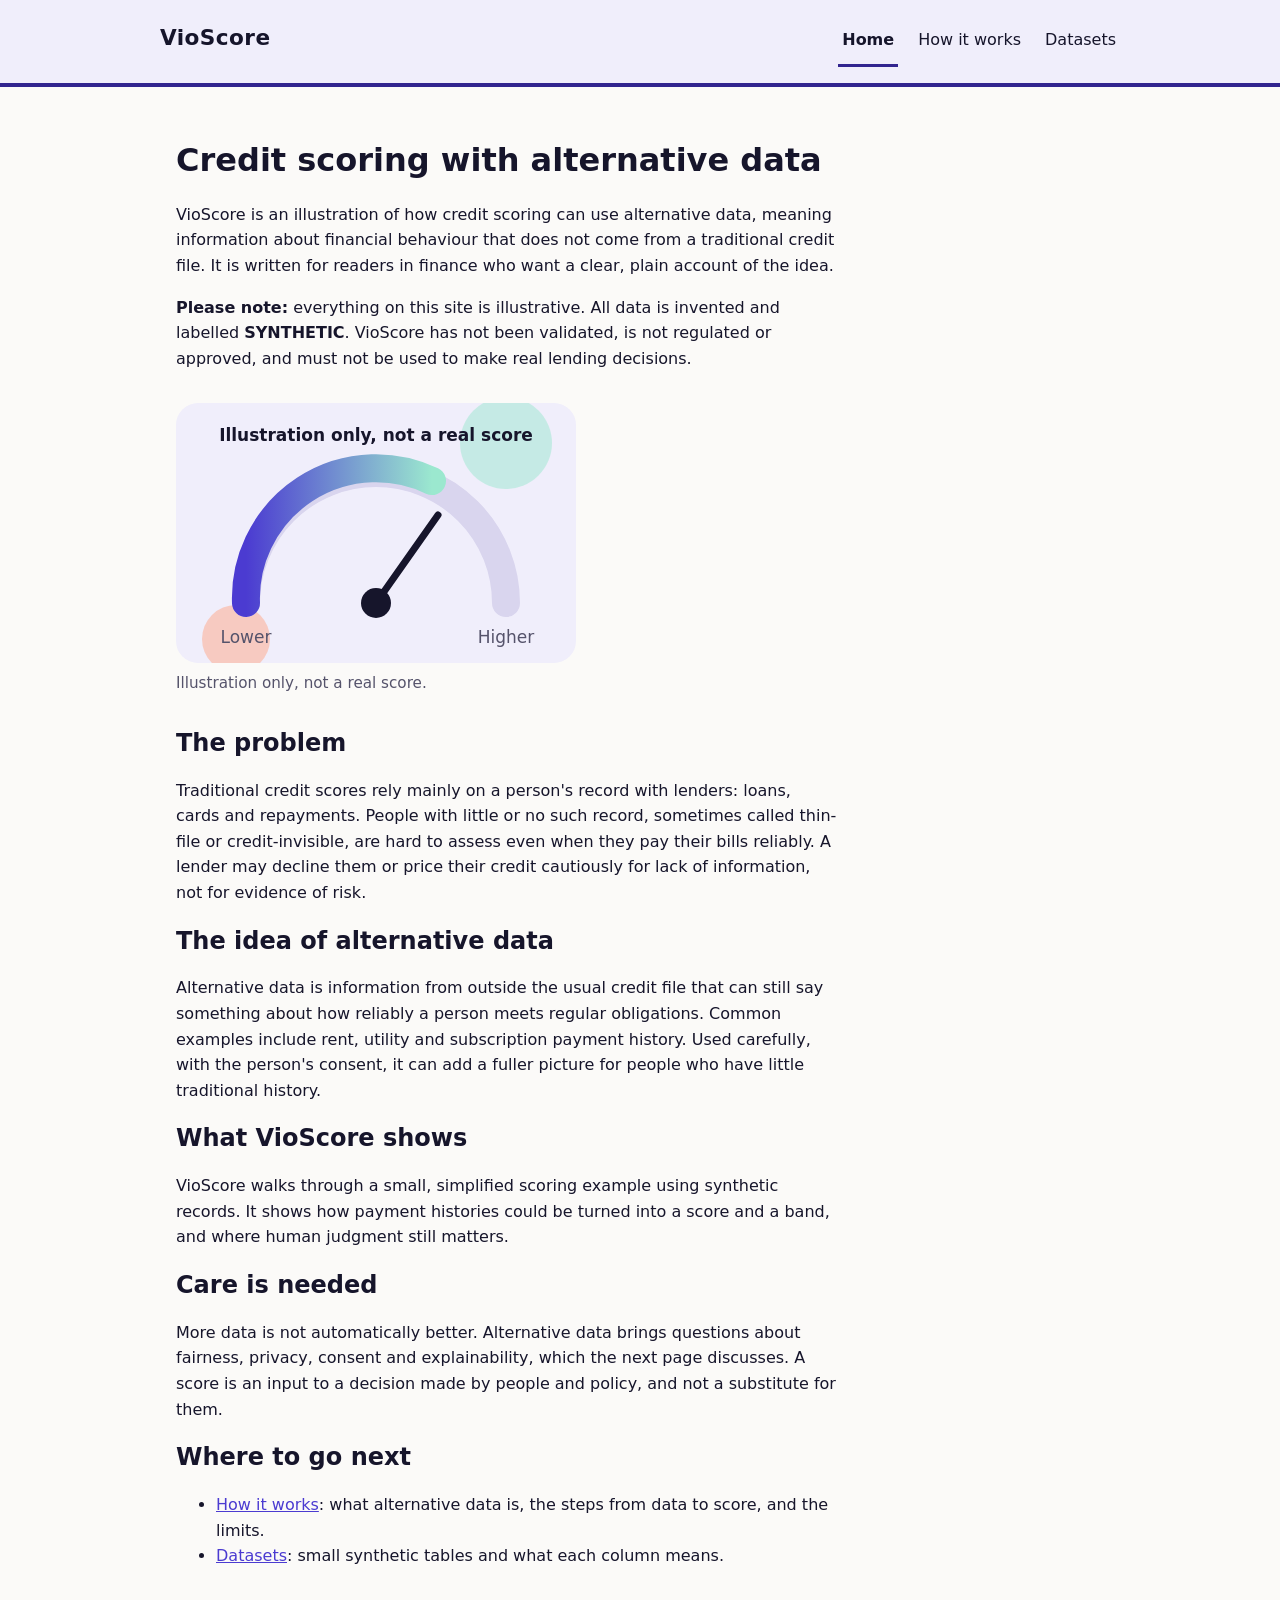
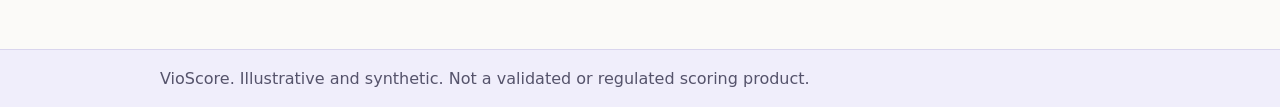
<file: index.html>
<!doctype html>
<html lang="en">
<head>
  <meta charset="utf-8">
  <meta name="viewport" content="width=device-width, initial-scale=1">
  <title>VioScore | VioScore</title>
  <meta name="description" content="VioScore: credit scoring with alternative data for finance. Illustrative, synthetic examples.">
  <link rel="stylesheet" href="css/tokens.css">
  <link rel="stylesheet" href="css/layout.css">
  <link rel="stylesheet" href="css/site.css">
  <script src="js/nav.js" defer></script>
  <script src="js/app.js" defer></script>
</head>
<body>
  <a class="skip-link" href="#main">Skip to main content</a>
  <header class="site-header">
    <p class="site-title"><a href="index.html">VioScore</a></p>
    <nav class="site-nav" aria-label="Main">
      <ul id="nav-list">
          <li><a href="index.html" aria-current="page">Home</a></li>
          <li><a href="pages/how-it-works.html">How it works</a></li>
          <li><a href="pages/datasets.html">Datasets</a></li>
      </ul>
    </nav>
  </header>
  <main id="main">
    <h1>Credit scoring with alternative data</h1>
    <p>VioScore is an illustration of how credit scoring can use alternative data, meaning information about financial behaviour that does not come from a traditional credit file. It is written for readers in finance who want a clear, plain account of the idea.</p>
    <p><strong>Please note:</strong> everything on this site is illustrative. All data is invented and labelled <strong>SYNTHETIC</strong>. VioScore has not been validated, is not regulated or approved, and must not be used to make real lending decisions.</p>
    <figure>
      <img src="assets/score-gauge.svg" width="400" height="260" alt="A gauge running from lower to higher, with a needle, labelled as an illustration and not a real score." style="max-width: 100%; height: auto;">
      <figcaption>Illustration only, not a real score.</figcaption>
    </figure>
    <h2>The problem</h2>
    <p>Traditional credit scores rely mainly on a person's record with lenders: loans, cards and repayments. People with little or no such record, sometimes called thin-file or credit-invisible, are hard to assess even when they pay their bills reliably. A lender may decline them or price their credit cautiously for lack of information, not for evidence of risk.</p>
    <h2>The idea of alternative data</h2>
    <p>Alternative data is information from outside the usual credit file that can still say something about how reliably a person meets regular obligations. Common examples include rent, utility and subscription payment history. Used carefully, with the person's consent, it can add a fuller picture for people who have little traditional history.</p>
    <h2>What VioScore shows</h2>
    <p>VioScore walks through a small, simplified scoring example using synthetic records. It shows how payment histories could be turned into a score and a band, and where human judgment still matters.</p>
    <h2>Care is needed</h2>
    <p>More data is not automatically better. Alternative data brings questions about fairness, privacy, consent and explainability, which the next page discusses. A score is an input to a decision made by people and policy, and not a substitute for them.</p>
    <h2>Where to go next</h2>
    <ul>
      <li><a href="pages/how-it-works.html">How it works</a>: what alternative data is, the steps from data to score, and the limits.</li>
      <li><a href="pages/datasets.html">Datasets</a>: small synthetic tables and what each column means.</li>
    </ul>
  </main>
  <footer class="site-footer">
    <p>VioScore. Illustrative and synthetic. Not a validated or regulated scoring product.</p>
  </footer>
</body>
</html>
</file>
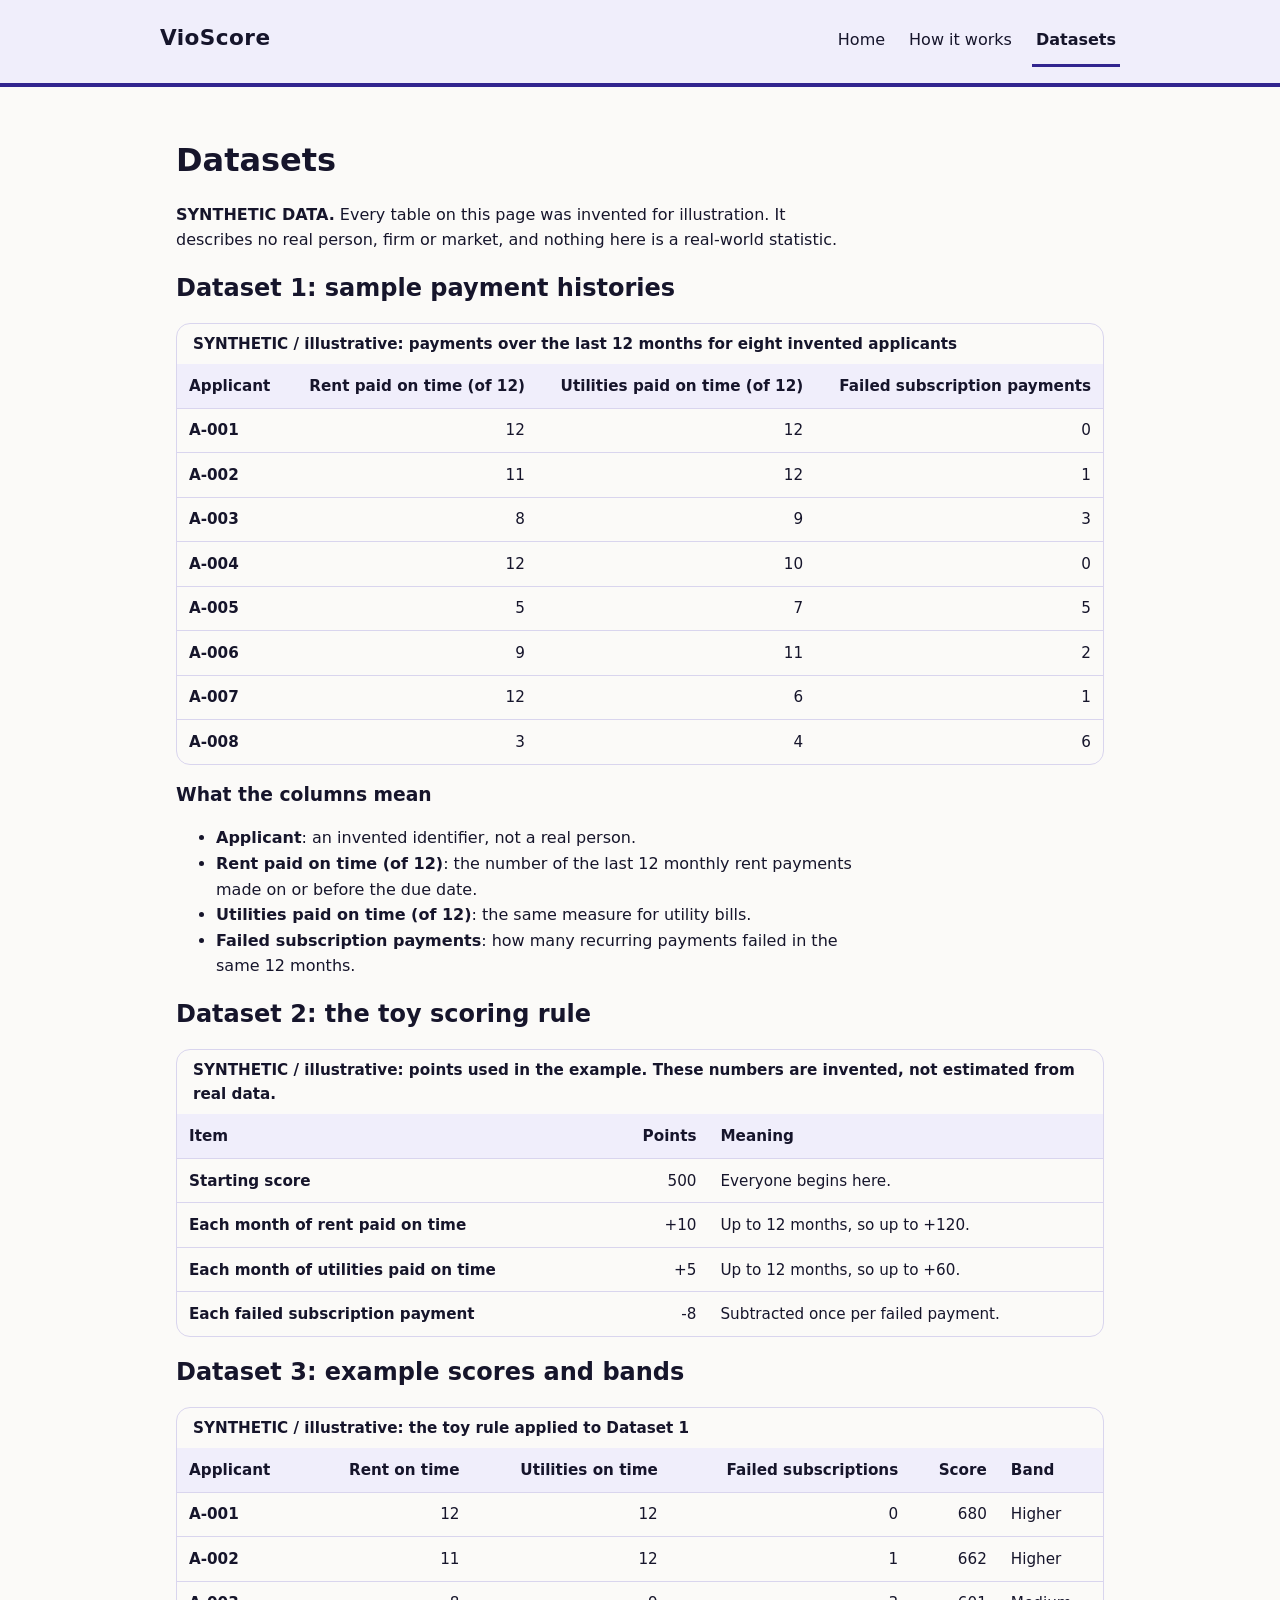
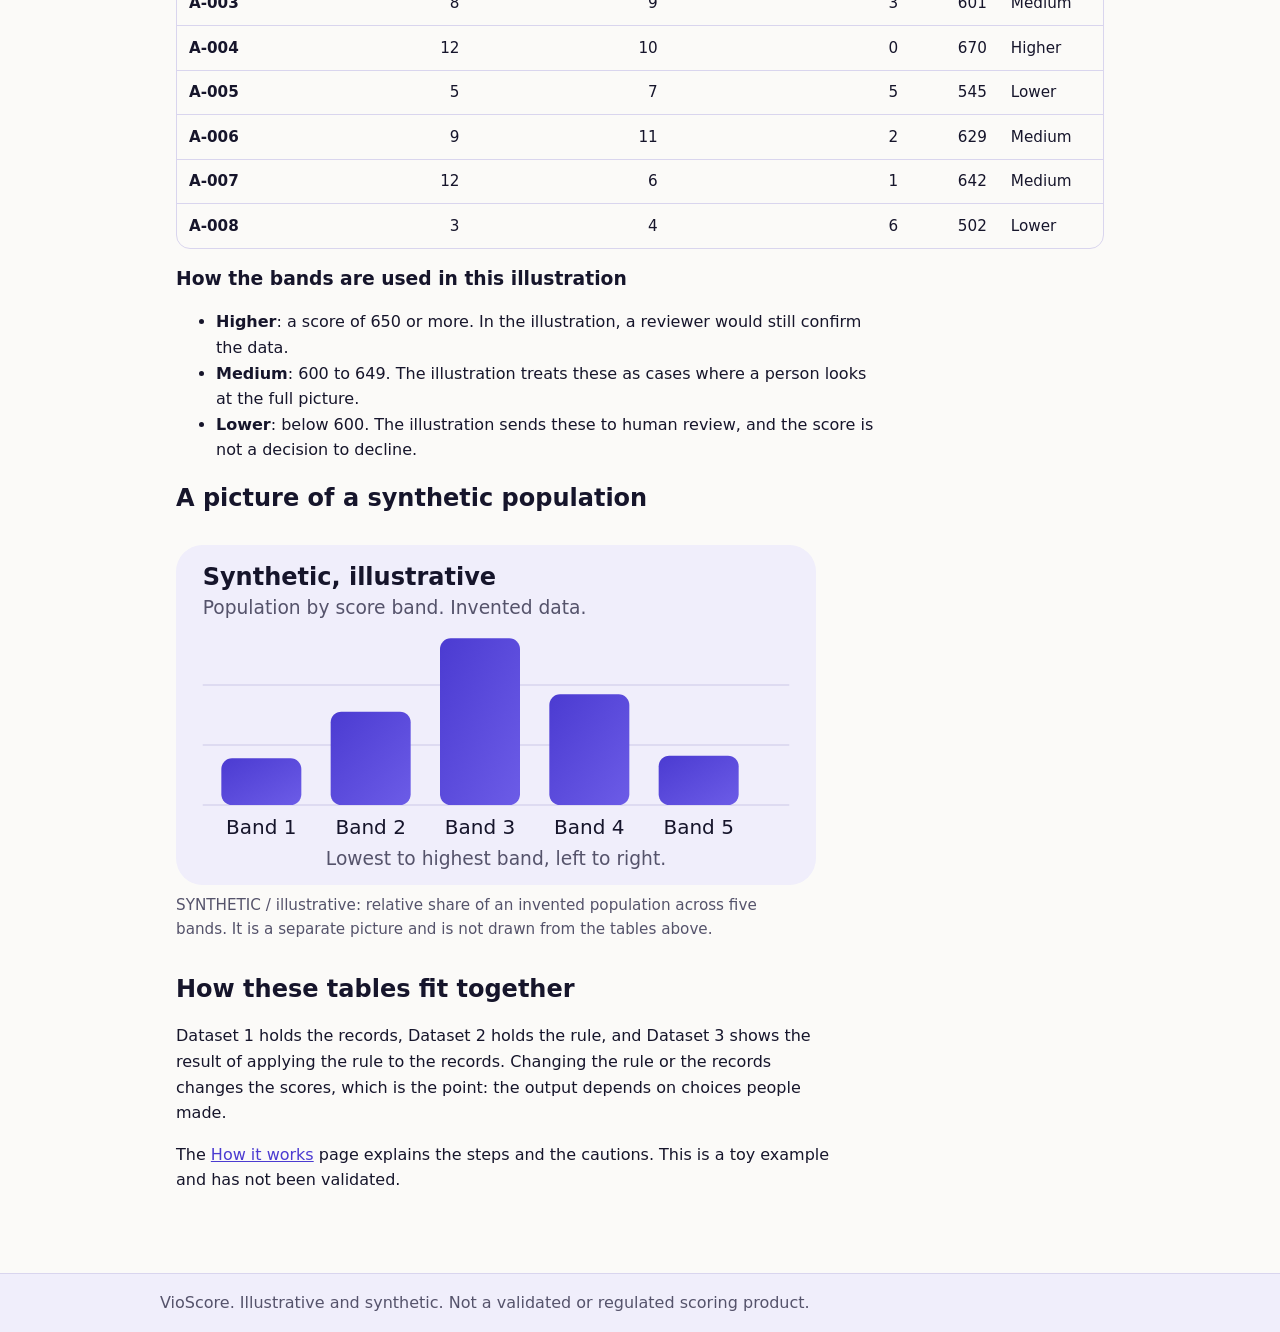
<file: pages/datasets.html>
<!doctype html>
<html lang="en">
<head>
  <meta charset="utf-8">
  <meta name="viewport" content="width=device-width, initial-scale=1">
  <title>Datasets | VioScore</title>
  <meta name="description" content="Illustrative synthetic datasets used to explain the ideas.">
  <link rel="stylesheet" href="../css/tokens.css">
  <link rel="stylesheet" href="../css/layout.css">
  <link rel="stylesheet" href="../css/site.css">
  <script src="../js/nav.js" defer></script>
  <script src="../js/app.js" defer></script>
</head>
<body>
  <a class="skip-link" href="#main">Skip to main content</a>
  <header class="site-header">
    <p class="site-title"><a href="../index.html">VioScore</a></p>
    <nav class="site-nav" aria-label="Main">
      <ul id="nav-list">
          <li><a href="../index.html">Home</a></li>
          <li><a href="how-it-works.html">How it works</a></li>
          <li><a href="datasets.html" aria-current="page">Datasets</a></li>
      </ul>
    </nav>
  </header>
  <main id="main">
    <h1>Datasets</h1>
    <p class="synthetic-label"><strong>SYNTHETIC DATA.</strong> Every table on this page was invented for illustration. It describes no real person, firm or market, and nothing here is a real-world statistic.</p>
    <h2>Dataset 1: sample payment histories</h2>
    <div class="table-wrap" role="region" aria-label="Dataset 1, synthetic payment histories" tabindex="0">
      <table class="sortable">
        <caption>SYNTHETIC / illustrative: payments over the last 12 months for eight invented applicants</caption>
        <thead>
          <tr><th scope="col">Applicant</th><th scope="col" class="num">Rent paid on time (of 12)</th><th scope="col" class="num">Utilities paid on time (of 12)</th><th scope="col" class="num">Failed subscription payments</th></tr>
        </thead>
        <tbody>
          <tr><th scope="row">A-001</th><td class="num">12</td><td class="num">12</td><td class="num">0</td></tr>
          <tr><th scope="row">A-002</th><td class="num">11</td><td class="num">12</td><td class="num">1</td></tr>
          <tr><th scope="row">A-003</th><td class="num">8</td><td class="num">9</td><td class="num">3</td></tr>
          <tr><th scope="row">A-004</th><td class="num">12</td><td class="num">10</td><td class="num">0</td></tr>
          <tr><th scope="row">A-005</th><td class="num">5</td><td class="num">7</td><td class="num">5</td></tr>
          <tr><th scope="row">A-006</th><td class="num">9</td><td class="num">11</td><td class="num">2</td></tr>
          <tr><th scope="row">A-007</th><td class="num">12</td><td class="num">6</td><td class="num">1</td></tr>
          <tr><th scope="row">A-008</th><td class="num">3</td><td class="num">4</td><td class="num">6</td></tr>
        </tbody>
      </table>
    </div>
    <h3>What the columns mean</h3>
    <ul>
      <li><strong>Applicant</strong>: an invented identifier, not a real person.</li>
      <li><strong>Rent paid on time (of 12)</strong>: the number of the last 12 monthly rent payments made on or before the due date.</li>
      <li><strong>Utilities paid on time (of 12)</strong>: the same measure for utility bills.</li>
      <li><strong>Failed subscription payments</strong>: how many recurring payments failed in the same 12 months.</li>
    </ul>
    <h2>Dataset 2: the toy scoring rule</h2>
    <div class="table-wrap" role="region" aria-label="Dataset 2, synthetic scoring rule" tabindex="0">
      <table>
        <caption>SYNTHETIC / illustrative: points used in the example. These numbers are invented, not estimated from real data.</caption>
        <thead>
          <tr><th scope="col">Item</th><th scope="col" class="num">Points</th><th scope="col">Meaning</th></tr>
        </thead>
        <tbody>
          <tr><th scope="row">Starting score</th><td class="num">500</td><td>Everyone begins here.</td></tr>
          <tr><th scope="row">Each month of rent paid on time</th><td class="num">+10</td><td>Up to 12 months, so up to +120.</td></tr>
          <tr><th scope="row">Each month of utilities paid on time</th><td class="num">+5</td><td>Up to 12 months, so up to +60.</td></tr>
          <tr><th scope="row">Each failed subscription payment</th><td class="num">-8</td><td>Subtracted once per failed payment.</td></tr>
        </tbody>
      </table>
    </div>
    <h2>Dataset 3: example scores and bands</h2>
    <div class="table-wrap" role="region" aria-label="Dataset 3, synthetic example scores" tabindex="0">
      <table class="sortable">
        <caption>SYNTHETIC / illustrative: the toy rule applied to Dataset 1</caption>
        <thead>
          <tr><th scope="col">Applicant</th><th scope="col" class="num">Rent on time</th><th scope="col" class="num">Utilities on time</th><th scope="col" class="num">Failed subscriptions</th><th scope="col" class="num">Score</th><th scope="col">Band</th></tr>
        </thead>
        <tbody>
          <tr><th scope="row">A-001</th><td class="num">12</td><td class="num">12</td><td class="num">0</td><td class="num">680</td><td>Higher</td></tr>
          <tr><th scope="row">A-002</th><td class="num">11</td><td class="num">12</td><td class="num">1</td><td class="num">662</td><td>Higher</td></tr>
          <tr><th scope="row">A-003</th><td class="num">8</td><td class="num">9</td><td class="num">3</td><td class="num">601</td><td>Medium</td></tr>
          <tr><th scope="row">A-004</th><td class="num">12</td><td class="num">10</td><td class="num">0</td><td class="num">670</td><td>Higher</td></tr>
          <tr><th scope="row">A-005</th><td class="num">5</td><td class="num">7</td><td class="num">5</td><td class="num">545</td><td>Lower</td></tr>
          <tr><th scope="row">A-006</th><td class="num">9</td><td class="num">11</td><td class="num">2</td><td class="num">629</td><td>Medium</td></tr>
          <tr><th scope="row">A-007</th><td class="num">12</td><td class="num">6</td><td class="num">1</td><td class="num">642</td><td>Medium</td></tr>
          <tr><th scope="row">A-008</th><td class="num">3</td><td class="num">4</td><td class="num">6</td><td class="num">502</td><td>Lower</td></tr>
        </tbody>
      </table>
    </div>
    <h3>How the bands are used in this illustration</h3>
    <ul>
      <li><strong>Higher</strong>: a score of 650 or more. In the illustration, a reviewer would still confirm the data.</li>
      <li><strong>Medium</strong>: 600 to 649. The illustration treats these as cases where a person looks at the full picture.</li>
      <li><strong>Lower</strong>: below 600. The illustration sends these to human review, and the score is not a decision to decline.</li>
    </ul>
    <h2>A picture of a synthetic population</h2>
    <figure>
      <img src="../assets/score-distribution.svg" width="640" height="340" alt="Bar chart of a synthetic population across five score bands, from lowest to highest, showing relative share." style="max-width: 100%; height: auto;">
      <figcaption>SYNTHETIC / illustrative: relative share of an invented population across five bands. It is a separate picture and is not drawn from the tables above.</figcaption>
    </figure>
    <h2>How these tables fit together</h2>
    <p>Dataset 1 holds the records, Dataset 2 holds the rule, and Dataset 3 shows the result of applying the rule to the records. Changing the rule or the records changes the scores, which is the point: the output depends on choices people made.</p>
    <p>The <a href="how-it-works.html">How it works</a> page explains the steps and the cautions. This is a toy example and has not been validated.</p>
  </main>
  <footer class="site-footer">
    <p>VioScore. Illustrative and synthetic. Not a validated or regulated scoring product.</p>
  </footer>
</body>
</html>
</file>
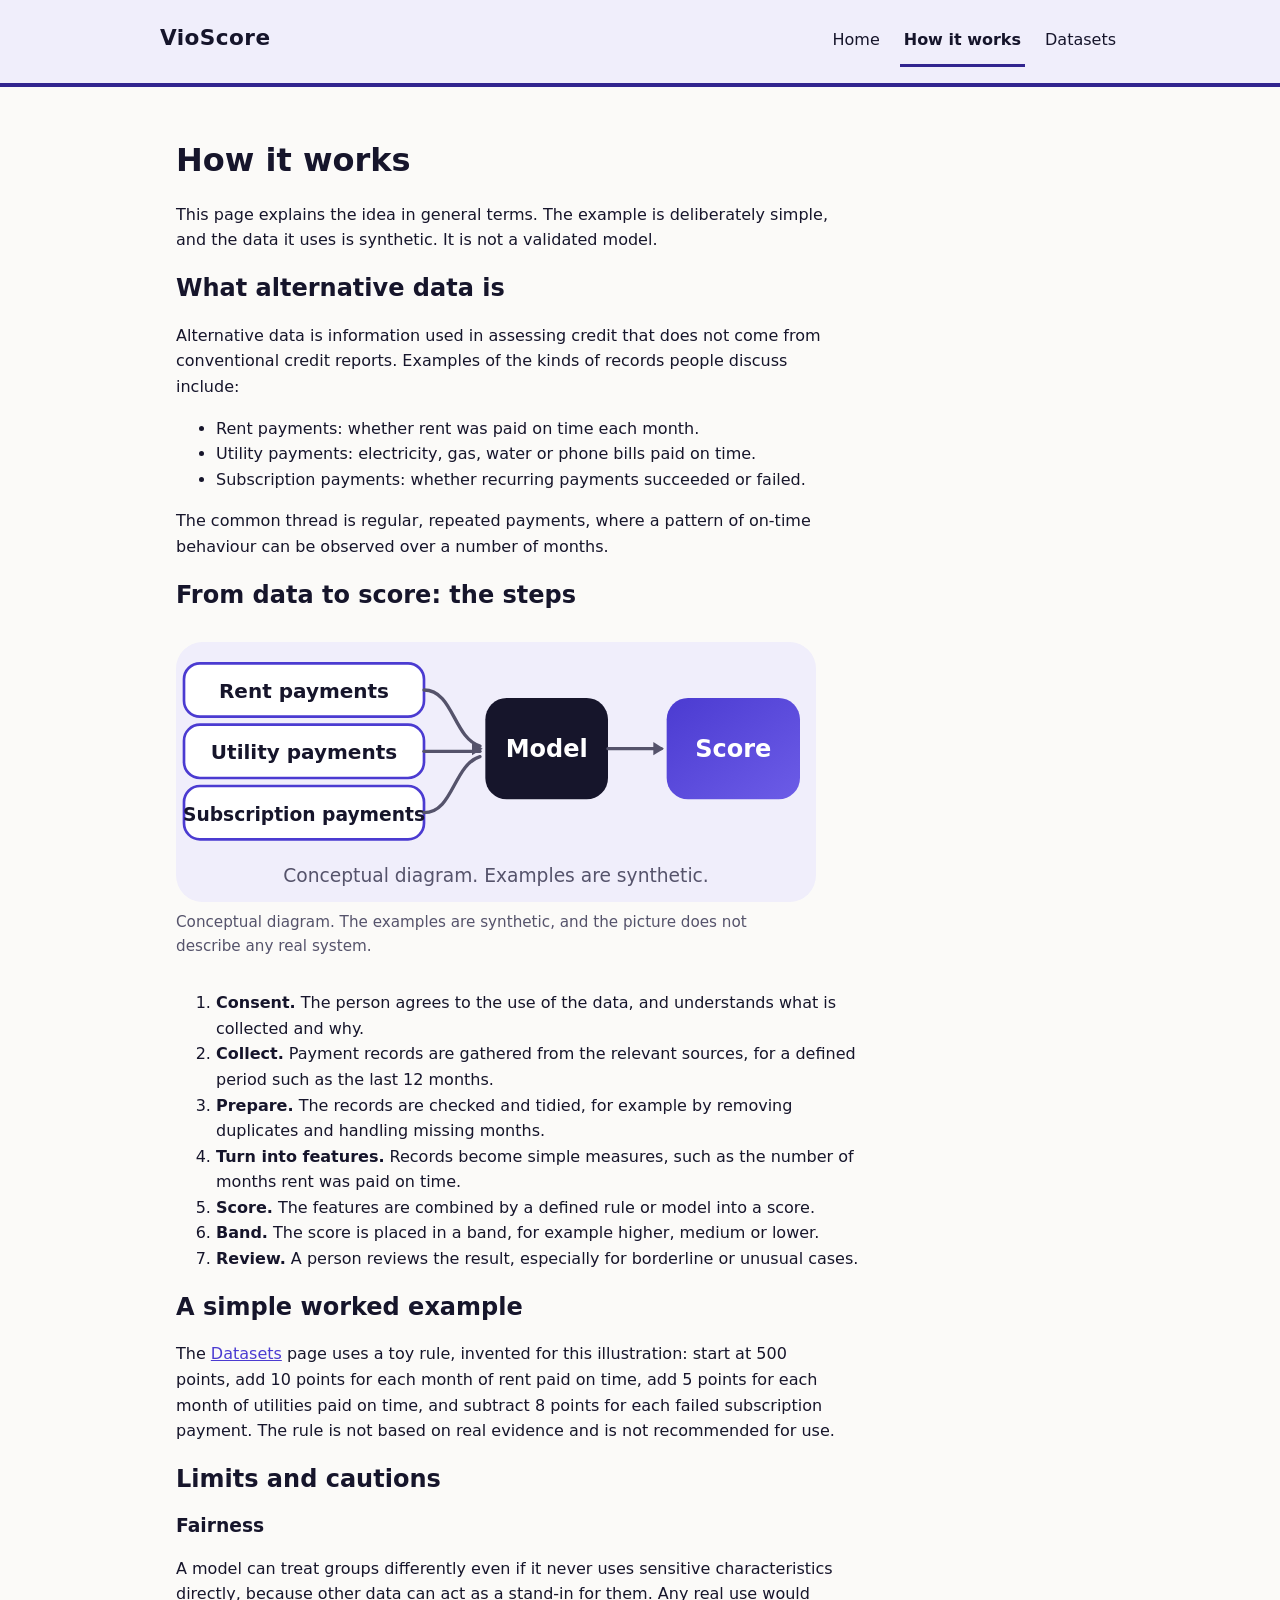
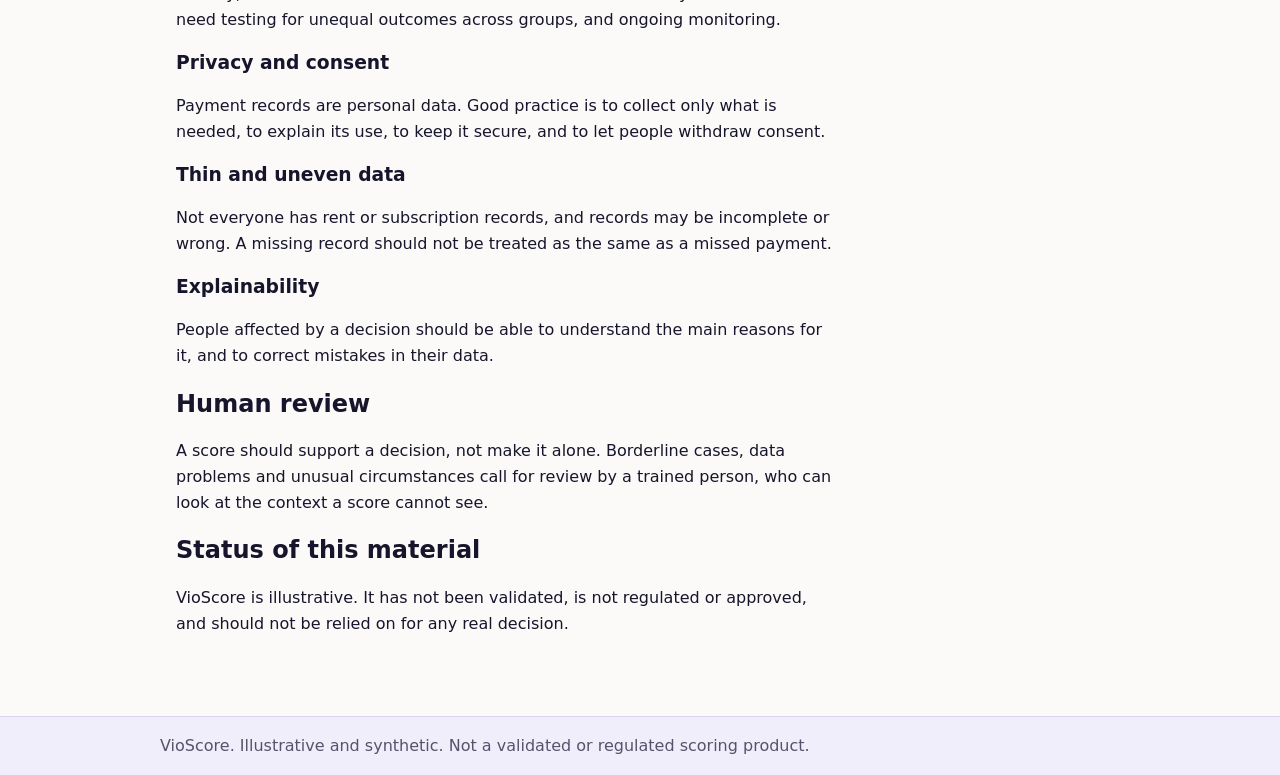
<file: pages/how-it-works.html>
<!doctype html>
<html lang="en">
<head>
  <meta charset="utf-8">
  <meta name="viewport" content="width=device-width, initial-scale=1">
  <title>How it works | VioScore</title>
  <meta name="description" content="How alternative data can be used in credit scoring.">
  <link rel="stylesheet" href="../css/tokens.css">
  <link rel="stylesheet" href="../css/layout.css">
  <link rel="stylesheet" href="../css/site.css">
  <script src="../js/nav.js" defer></script>
  <script src="../js/app.js" defer></script>
</head>
<body>
  <a class="skip-link" href="#main">Skip to main content</a>
  <header class="site-header">
    <p class="site-title"><a href="../index.html">VioScore</a></p>
    <nav class="site-nav" aria-label="Main">
      <ul id="nav-list">
          <li><a href="../index.html">Home</a></li>
          <li><a href="how-it-works.html" aria-current="page">How it works</a></li>
          <li><a href="datasets.html">Datasets</a></li>
      </ul>
    </nav>
  </header>
  <main id="main">
    <h1>How it works</h1>
    <p>This page explains the idea in general terms. The example is deliberately simple, and the data it uses is synthetic. It is not a validated model.</p>
    <h2>What alternative data is</h2>
    <p>Alternative data is information used in assessing credit that does not come from conventional credit reports. Examples of the kinds of records people discuss include:</p>
    <ul>
      <li>Rent payments: whether rent was paid on time each month.</li>
      <li>Utility payments: electricity, gas, water or phone bills paid on time.</li>
      <li>Subscription payments: whether recurring payments succeeded or failed.</li>
    </ul>
    <p>The common thread is regular, repeated payments, where a pattern of on-time behaviour can be observed over a number of months.</p>
    <h2>From data to score: the steps</h2>
    <figure>
      <img src="../assets/data-sources.svg" width="640" height="260" alt="Rent, utility and subscription payments feed a model, which produces a score. Conceptual diagram with synthetic examples." style="max-width: 100%; height: auto;">
      <figcaption>Conceptual diagram. The examples are synthetic, and the picture does not describe any real system.</figcaption>
    </figure>
    <ol>
      <li><strong>Consent.</strong> The person agrees to the use of the data, and understands what is collected and why.</li>
      <li><strong>Collect.</strong> Payment records are gathered from the relevant sources, for a defined period such as the last 12 months.</li>
      <li><strong>Prepare.</strong> The records are checked and tidied, for example by removing duplicates and handling missing months.</li>
      <li><strong>Turn into features.</strong> Records become simple measures, such as the number of months rent was paid on time.</li>
      <li><strong>Score.</strong> The features are combined by a defined rule or model into a score.</li>
      <li><strong>Band.</strong> The score is placed in a band, for example higher, medium or lower.</li>
      <li><strong>Review.</strong> A person reviews the result, especially for borderline or unusual cases.</li>
    </ol>
    <h2>A simple worked example</h2>
    <p>The <a href="datasets.html">Datasets</a> page uses a toy rule, invented for this illustration: start at 500 points, add 10 points for each month of rent paid on time, add 5 points for each month of utilities paid on time, and subtract 8 points for each failed subscription payment. The rule is not based on real evidence and is not recommended for use.</p>
    <h2>Limits and cautions</h2>
    <h3>Fairness</h3>
    <p>A model can treat groups differently even if it never uses sensitive characteristics directly, because other data can act as a stand-in for them. Any real use would need testing for unequal outcomes across groups, and ongoing monitoring.</p>
    <h3>Privacy and consent</h3>
    <p>Payment records are personal data. Good practice is to collect only what is needed, to explain its use, to keep it secure, and to let people withdraw consent.</p>
    <h3>Thin and uneven data</h3>
    <p>Not everyone has rent or subscription records, and records may be incomplete or wrong. A missing record should not be treated as the same as a missed payment.</p>
    <h3>Explainability</h3>
    <p>People affected by a decision should be able to understand the main reasons for it, and to correct mistakes in their data.</p>
    <h2>Human review</h2>
    <p>A score should support a decision, not make it alone. Borderline cases, data problems and unusual circumstances call for review by a trained person, who can look at the context a score cannot see.</p>
    <h2>Status of this material</h2>
    <p>VioScore is illustrative. It has not been validated, is not regulated or approved, and should not be relied on for any real decision.</p>
  </main>
  <footer class="site-footer">
    <p>VioScore. Illustrative and synthetic. Not a validated or regulated scoring product.</p>
  </footer>
</body>
</html>
</file>
<file: css/tokens.css>
/* Design tokens for VioScore, "Clear Sky": an airy light base with one confident indigo accent.
   Mint and coral appear only in the SVG art. Header is light (no navy, no gold).
   Contrast (WCAG AA) on --color-bg: text 17.1, muted 7.1, link/accent 7.1, link hover 11.2;
   white on accent 7.4; muted on --color-surface 6.5; header hover/focus 10.2 on the header.
   Type: system sans throughout; bold, tight, fluid headings, tabular figures for numbers. */
:root {
  --color-bg: #fbfaf8;
  --color-surface: #f0eefb;
  --color-text: #16152b;
  --color-muted: #55536b;
  --color-link: #4b3bd1;
  --color-link-hover: #32258f;
  --color-accent: #4b3bd1;
  --color-accent-strong: #32258f;
  --color-border: #d9d5ee;
  --color-header-bg: #f0eefb;
  --color-header-text: #16152b;
  --color-focus: #4b3bd1;
  --color-mint: #9be8cf;
  --color-coral: #ff9d7a;
  --color-violet: #4b3bd1;

  --font-body: system-ui, -apple-system, "Segoe UI", Roboto, sans-serif;
  --font-heading: system-ui, -apple-system, "Segoe UI", Roboto, sans-serif;
  --font-mono: ui-monospace, "Cascadia Mono", Consolas, monospace;

  /* type scale, ratio ~1.25; headings are bold with tight tracking */
  --text-sm: 0.875rem;
  --text-base: 1.0625rem;
  --text-lg: 1.25rem;
  --text-xl: 1.5625rem;
  --text-2xl: clamp(1.75rem, 4vw, 2.25rem);
  --text-3xl: clamp(2.25rem, 6vw, 3.25rem);
  --leading-body: 1.65;
  --leading-heading: 1.12;
  --heading-weight: 700;
  --heading-tracking: -0.02em;
  --numeric: tabular-nums;

  --space-1: 0.5rem;
  --space-2: 1rem;
  --space-3: 2rem;
  --space-4: 3rem;
  --measure: 65ch;
  --radius: 14px;
  --rule: 1px solid var(--color-border);
}
</file>
<file: css/layout.css>
/* UI/UX: page shell, header, nav, footer and table layout. Mobile first.
   Token fallbacks keep the shell readable until the designer's tokens land. */
*, *::before, *::after { box-sizing: border-box; }
body { margin: 0; overflow-wrap: break-word; }

.skip-link { position: absolute; left: -999px; top: 0; z-index: 10; padding: var(--space-1) var(--space-2); background: var(--color-bg); color: var(--color-link); }
.skip-link:focus { left: var(--space-1); top: var(--space-1); }

.site-header, .site-footer { padding: var(--space-2) max(var(--space-2), calc((100% - 60rem) / 2)); }
main { max-width: 60rem; margin: 0 auto; padding: var(--space-3) var(--space-2); }

.site-header { background: var(--color-header-bg, #14213d); color: var(--color-header-text, #ffffff); border-bottom: 4px solid var(--color-accent-strong, var(--color-accent)); }
.site-header a { color: inherit; }
.site-header a:hover { color: var(--color-accent-strong, #ffd166); }
.site-header a:focus-visible { outline: 3px solid var(--color-accent-strong, #ffd166); outline-offset: 2px; }
.site-title { margin: 0 0 var(--space-1); font-family: var(--font-heading); font-size: 1.35rem; font-weight: bold; letter-spacing: 0.02em; }
.site-title a { text-decoration: none; }

/* Three links fit on one line at any phone width, so there is no menu button. */
.site-nav ul { list-style: none; margin: 0; padding: 0; display: flex; flex-wrap: wrap; gap: 0 var(--space-2); }
.site-nav a { display: block; padding: 0.7rem 0.25rem; min-height: 2.75rem; text-decoration: none; border-bottom: 3px solid transparent; }
.site-nav a:hover { text-decoration: underline; }
.site-nav a[aria-current="page"] { border-bottom-color: var(--color-accent-strong, #ffd166); }

main p, main li { max-width: var(--measure); }
main img { display: block; max-width: 100%; height: auto; }
main figure { margin: var(--space-3) 0; }
main figcaption { margin-top: var(--space-1); font-size: 0.95rem; color: var(--color-muted, #4a5a6f); max-width: var(--measure); }

.site-footer { margin-top: var(--space-3); background: var(--color-surface, #f2f4f8); color: var(--color-muted, #444c5c); border-top: var(--rule, 1px solid #ccd2dc); }
.site-footer > * { margin: 0; }
.site-footer a { color: var(--color-link); }

/* Tables scroll sideways inside their own box on narrow screens (nav.js adds the wrapper). */
.table-wrap { max-width: 100%; overflow-x: auto; margin: var(--space-2) 0; border: var(--rule, 1px solid #ccd2dc); border-radius: var(--radius, 4px); }
.table-wrap:focus-visible { outline: 3px solid var(--color-focus, var(--color-link)); outline-offset: 2px; }
main table { border-collapse: collapse; width: 100%; min-width: 32rem; font-size: 0.95rem; }
main caption { text-align: left; padding: var(--space-1) var(--space-2); font-weight: bold; }
main th, main td { padding: 0.6rem 0.75rem; text-align: left; vertical-align: top; border-bottom: var(--rule, 1px solid #ccd2dc); }
main thead th { background: var(--color-surface, #f2f4f8); white-space: nowrap; }
main tbody tr:last-child th, main tbody tr:last-child td { border-bottom: 0; }
main td.num, main th.num { text-align: right; font-variant-numeric: tabular-nums; }

@media (min-width: 48rem) {
  .site-header { display: flex; align-items: baseline; justify-content: space-between; gap: var(--space-1) var(--space-3); }
  .site-title { margin: 0; }
  main { padding-inline: var(--space-2); }
}

@media (prefers-reduced-motion: reduce) { * { scroll-behavior: auto !important; } }
</file>
<file: css/site.css>
/* Lead Developer: base look and feel. */
body { background: var(--color-bg); color: var(--color-text); font-family: var(--font-body); line-height: 1.6; }
h1, h2, h3 { font-family: var(--font-heading); line-height: 1.25; }
a { color: var(--color-link); }
a:focus-visible, button:focus-visible { outline: 3px solid var(--color-accent); outline-offset: 2px; }
.site-nav a[aria-current="page"] { font-weight: bold; text-decoration: none; }
</file>
